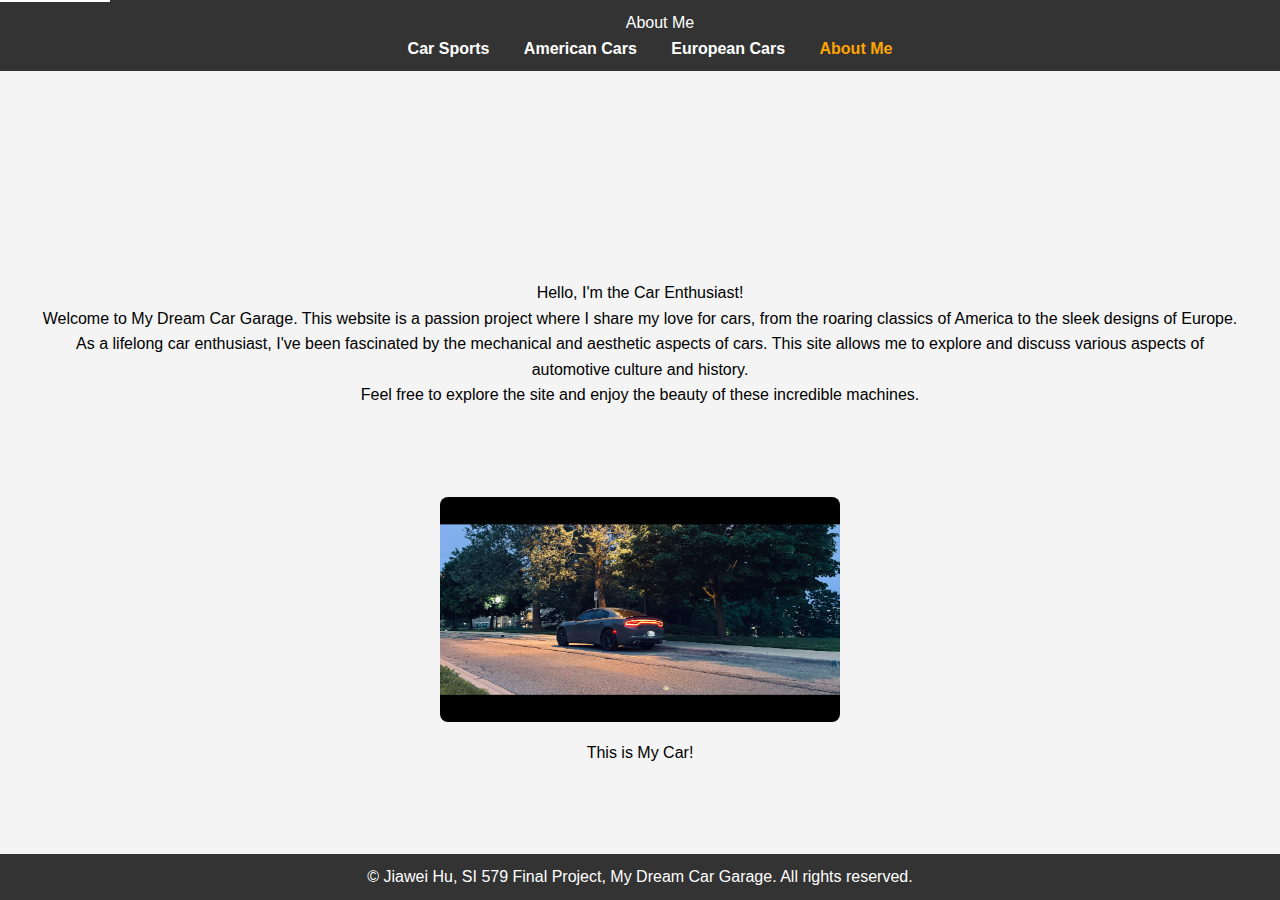
<file: about.html>
<!DOCTYPE html>
<html lang="en">
<head>
    <meta charset="UTF-8">
    <meta name="viewport" content="width=device-width, initial-scale=1.0">
    <link rel="stylesheet" href="css/html5reset.css">
    <link rel="stylesheet" href="css/style.css"> 
    <title>About Me</title>
</head>
<body>
    <header class="fixed-header">
        <h1>About Me</h1>
        <nav>
            <ul>
                <li><a href="index.html">Car Sports</a></li>
                <li><a href="american.html">American Cars</a></li>
                <li><a href="european.html">European Cars</a></li>
                <li><a href="about.html" class="active">About Me</a></li>
                <li><a href="#main-content" class="skip-link">Skip to Main</a></li>
            </ul>
        </nav>
    </header>

    <main id="main-content">
        <section class="about-section">
            <h2>Hello, I'm the Car Enthusiast!</h2>
            <p>Welcome to My Dream Car Garage. This website is a passion project where I share my love for cars, from the roaring classics of America to the sleek designs of Europe.</p>
            <p>As a lifelong car enthusiast, I've been fascinated by the mechanical and aesthetic aspects of cars. This site allows me to explore and discuss various aspects of automotive culture and history.</p>
            <p>Feel free to explore the site and enjoy the beauty of these incredible machines.</p>
        </section>
        <figure>
            <img src="images/my.jpg" alt="My Car" class="car-image">
            <figcaption>This is My Car!</figcaption>
        </figure>
    </main>

    <footer>
        <p>© Jiawei Hu, SI 579 Final Project, My Dream Car Garage. All rights reserved.</p>
    </footer>
</body>
</html>
</file>
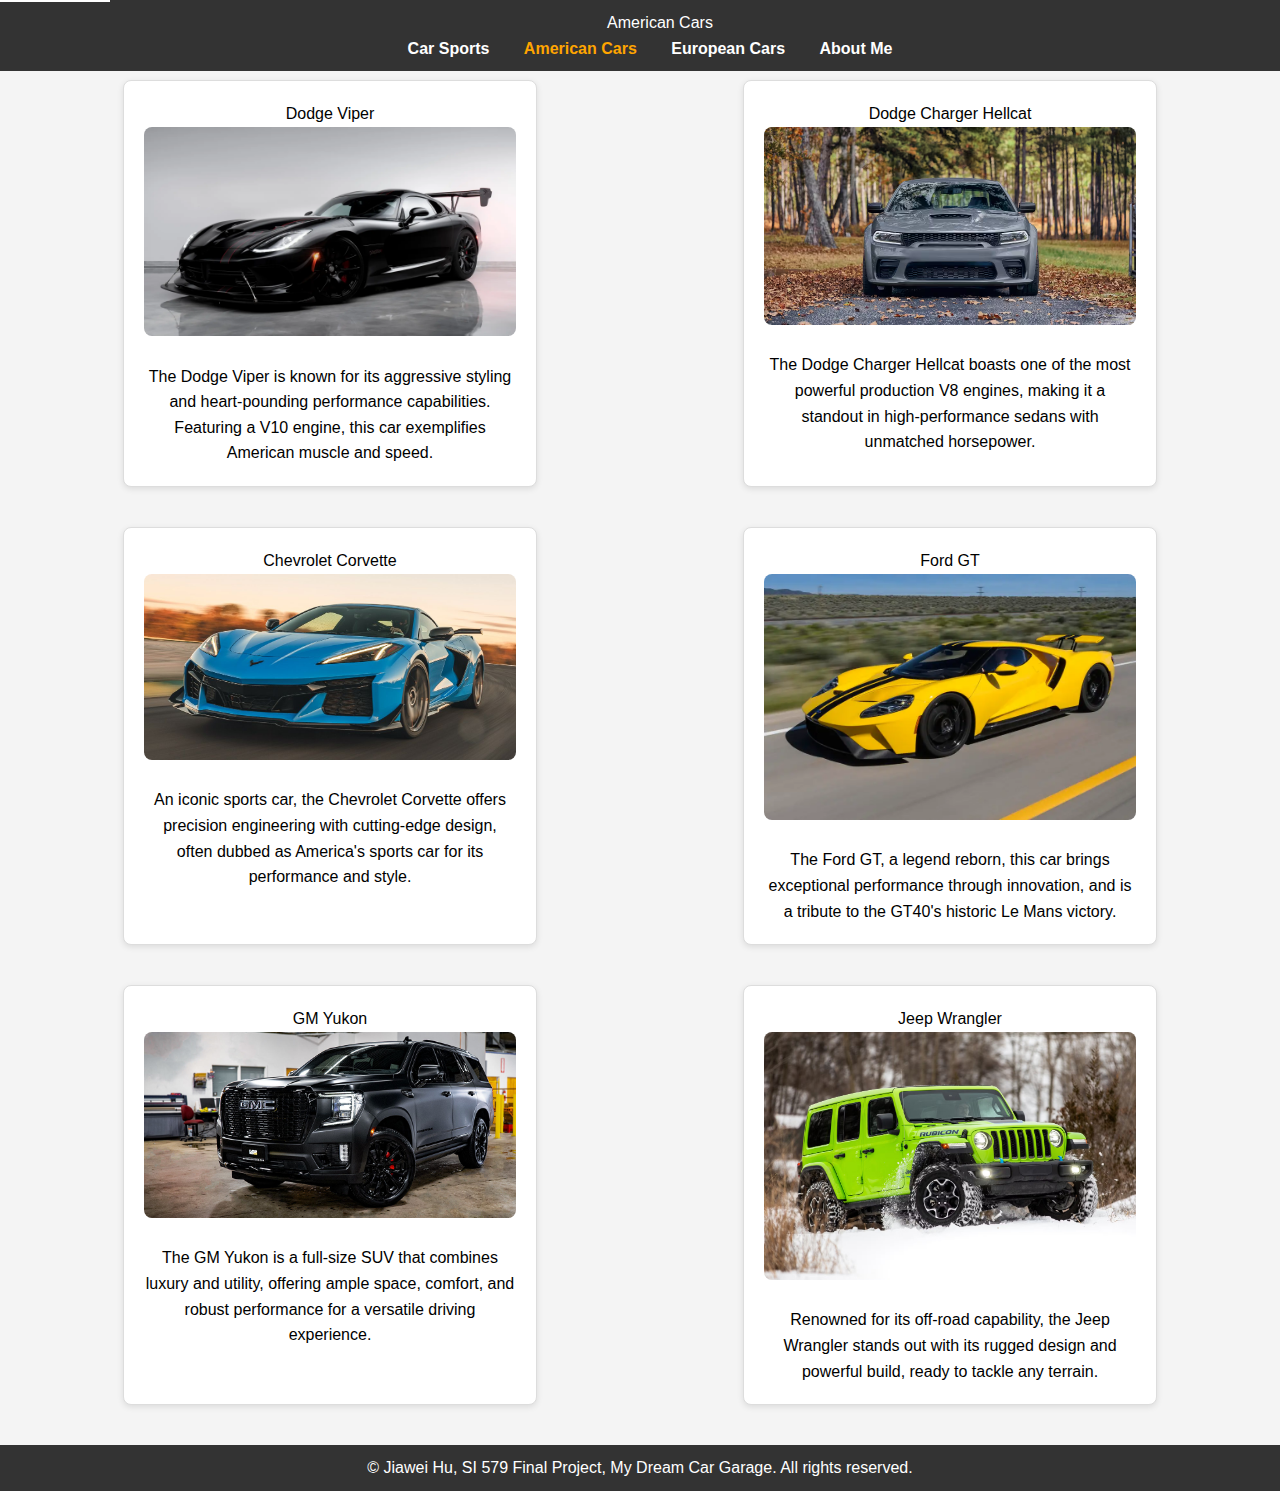
<file: american.html>
<!DOCTYPE html>
<html lang="en">
<head>
    <meta charset="UTF-8">
    <meta name="viewport" content="width=device-width, initial-scale=1.0">
    <link rel="stylesheet" href="css/html5reset.css">
    <link rel="stylesheet" href="css/style.css">
    <title>American Cars</title>
</head>
<body>
    <header class="fixed-header">
        <h1>American Cars</h1>
        <nav>
            <ul>
                <li><a href="index.html">Car Sports</a></li>
                <li><a href="american.html" class="active">American Cars</a></li>
                <li><a href="european.html">European Cars</a></li>
                <li><a href="about.html">About Me</a></li>
                <li><a href="#main-content" class="skip-link">Skip to Main</a></li>
            </ul>
        </nav>
    </header>

    <main id="main-content">
        <section class="car">
            <h2>Dodge Viper</h2>
            <img src="images/Dodge-Viper.jpg" alt="Dodge Viper" class="car-image">
            <p>The Dodge Viper is known for its aggressive styling and heart-pounding performance capabilities. Featuring a V10 engine, this car exemplifies American muscle and speed.</p>
        </section>
        <section class="car">
            <h2>Dodge Charger Hellcat</h2>
            <img src="images/Dodge_Charger.jpg" alt="Dodge Charger Hellcat" class="car-image">
            <p>The Dodge Charger Hellcat boasts one of the most powerful production V8 engines, making it a standout in high-performance sedans with unmatched horsepower.</p>
        </section>
        <section class="car">
            <h2>Chevrolet Corvette</h2>
            <img src="images/c8.jpg" alt="Chevrolet Corvette" class="car-image">
            <p>An iconic sports car, the Chevrolet Corvette offers precision engineering with cutting-edge design, often dubbed as America's sports car for its performance and style.</p>
        </section>
        <section class="car">
            <h2>Ford GT</h2>
            <img src="images/ford-gt.jpg" alt="Ford GT" class="car-image">
            <p>The Ford GT, a legend reborn, this car brings exceptional performance through innovation, and is a tribute to the GT40's historic Le Mans victory.</p>
        </section>
        <section class="car">
            <h2>GM Yukon</h2>
            <img src="images/GM-Yukon.jpg" alt="GM Yukon" class="car-image">
            <p>The GM Yukon is a full-size SUV that combines luxury and utility, offering ample space, comfort, and robust performance for a versatile driving experience.</p>
        </section>
        <section class="car">
            <h2>Jeep Wrangler</h2>
            <img src="images/Jeep-Wrangler.jpg" alt="Jeep Wrangler" class="car-image">
            <p>Renowned for its off-road capability, the Jeep Wrangler stands out with its rugged design and powerful build, ready to tackle any terrain.</p>
        </section>
    </main>

    <footer>
        <p>© Jiawei Hu, SI 579 Final Project, My Dream Car Garage. All rights reserved.</p>
    </footer>
</body>
</html>
</file>
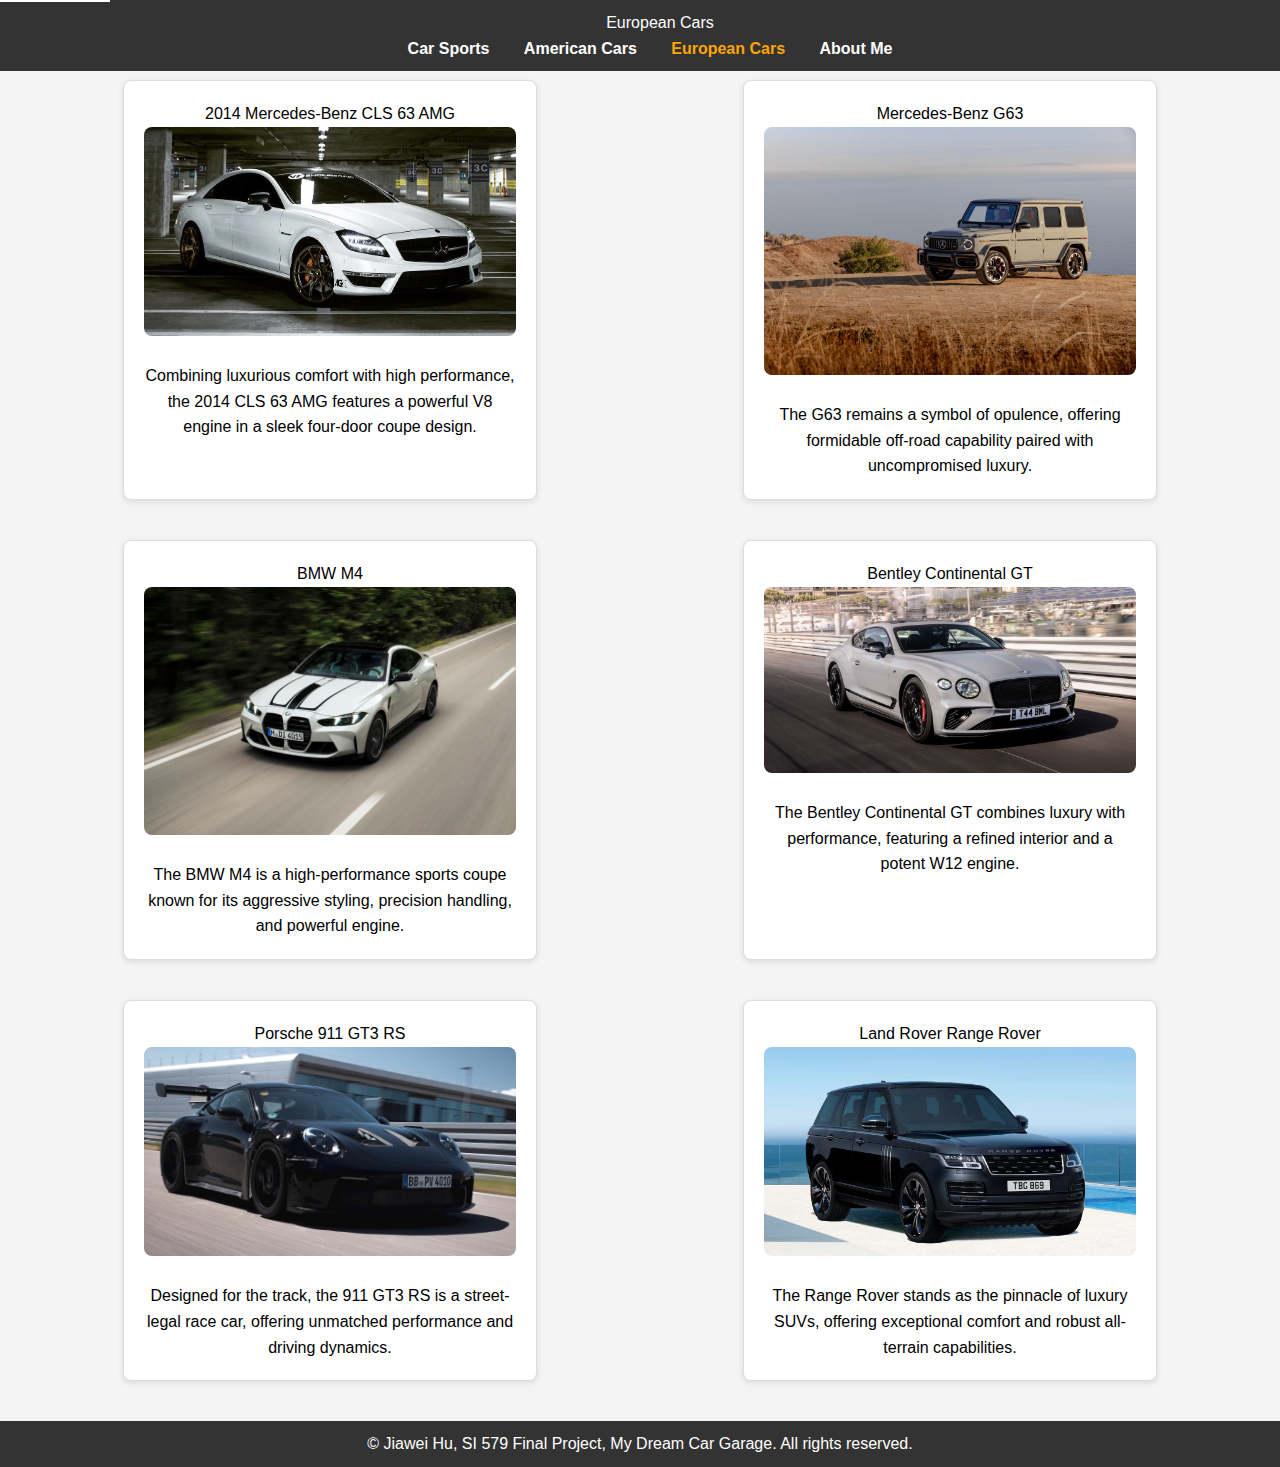
<file: european.html>
<!DOCTYPE html>
<html lang="en">
<head>
    <meta charset="UTF-8">
    <meta name="viewport" content="width=device-width, initial-scale=1.0">
    <link rel="stylesheet" href="css/html5reset.css">
    <link rel="stylesheet" href="css/style.css">
    <title>European Cars</title>
</head>
<body>
    <header class="fixed-header">
        <h1>European Cars</h1>
        <nav>
            <ul>
                <li><a href="index.html">Car Sports</a></li>
                <li><a href="american.html">American Cars</a></li>
                <li><a href="european.html" class="active">European Cars</a></li>
                <li><a href="about.html">About Me</a></li>
                <li><a href="#main-content" class="skip-link">Skip to Main</a></li>
            </ul>
        </nav>
    </header>

    <main id="main-content">
        <section class="car">
            <h2>2014 Mercedes-Benz CLS 63 AMG</h2>
            <img src="images/CLS_63.jpg" alt="2014 Mercedes-Benz CLS 63 AMG" class="car-image">
            <p>Combining luxurious comfort with high performance, the 2014 CLS 63 AMG features a powerful V8 engine in a sleek four-door coupe design.</p>
        </section>
        <section class="car">
            <h2>Mercedes-Benz G63</h2>
            <img src="images/mercedes-g63.jpg" alt="Mercedes-Benz G63" class="car-image">
            <p>The G63 remains a symbol of opulence, offering formidable off-road capability paired with uncompromised luxury.</p>
        </section>
        <section class="car">
            <h2>BMW M4</h2>
            <img src="images/bmw-m4.jpg" alt="BMW M4" class="car-image">
            <p>The BMW M4 is a high-performance sports coupe known for its aggressive styling, precision handling, and powerful engine.</p>
        </section>
        <section class="car">
            <h2>Bentley Continental GT</h2>
            <img src="images/bentley-continental-gt.jpg" alt="Bentley Continental GT" class="car-image">
            <p>The Bentley Continental GT combines luxury with performance, featuring a refined interior and a potent W12 engine.</p>
        </section>
        <section class="car">
            <h2>Porsche 911 GT3 RS</h2>
            <img src="images/911-gt3-rs.jpg" alt="Porsche 911 GT3 RS" class="car-image">
            <p>Designed for the track, the 911 GT3 RS is a street-legal race car, offering unmatched performance and driving dynamics.</p>
        </section>
        <section class="car">
            <h2>Land Rover Range Rover</h2>
            <img src="images/land-rover-range-rover.jpg" alt="Land Rover Range Rover" class="car-image">
            <p>The Range Rover stands as the pinnacle of luxury SUVs, offering exceptional comfort and robust all-terrain capabilities.</p>
        </section>
    </main>

    <footer>
        <p>© Jiawei Hu, SI 579 Final Project, My Dream Car Garage. All rights reserved.</p>
    </footer>
</body>
</html>
</file>
<file: css/style.css>
body {
    font-family: Arial, sans-serif;
    line-height: 1.6;
    margin: 0;
    padding: 0;
    display: flex;
    flex-direction: column;
    min-height: 100vh;
    background: #f4f4f4;
}

header, footer {
    background: #333;
    color: white;
    padding: 10px 20px;
    text-align: center;
}

nav ul {
    list-style: none;
    padding: 0;
}

nav ul li {
    display: inline;
    margin-right: 10px;
}

nav ul li a {
    color: white;
    text-decoration: none;
    font-weight: bold;
}

nav ul li a.active {
    color: #ffa500;
}

main {
    padding: 20px;
    display: flex;
    flex-wrap: wrap;
    justify-content: space-around;
    text-align: center;
}

.car, .race-event {
    background: white;
    border: 1px solid #ddd;
    margin: 20px;
    padding: 20px;
    border-radius: 8px;
    box-shadow: 0 2px 6px rgba(0,0,0,0.1);
    transition: transform 0.3s ease-in-out, box-shadow 0.3s ease-in-out;
    width: 30%;
}

.car img, .race-event img {
    width: 100%;
    border-radius: 8px;
    margin-bottom: 20px;
}

.car:hover, .race-event:hover {
    transform: scale(1.05);
    box-shadow: 0 5px 15px rgba(0,0,0,0.2);
}

footer {
    padding: 10px 0;
}
.slider {
    position: relative;
    width: 100%;
    max-width: 800px;
    overflow: hidden;
    margin: 20px auto;
}

.slides img {
    width: 100%;
    display: block;
}

.prev, .next {
    cursor: pointer;
    position: absolute;
    top: 50%;
    transform: translateY(-50%);
    width: auto;
    padding: 16px;
    color: white;
    font-weight: bold;
    font-size: 18px;
    transition: 0.6s ease;
    border-radius: 0 3px 3px 0;
    user-select: none;
    background-color: rgba(0,0,0,0.5); /* Add background color for better visibility */
}

.prev {
    left: 0;
    border-radius: 3px 0 0 3px;
}

.next {
    right: 0;
    border-radius: 3px 0 0 3px;
}

.prev:hover, .next:hover {
    background-color: rgba(0,0,0,0.8);
}

/* 指示器样式 */
.dots {
    position: absolute;
    bottom: 8px;
    width: 100%;
    text-align: center;
}

.dot {
    cursor: pointer;
    height: 15px;
    width: 15px;
    margin: 0 5px;
    background-color: #bbb;
    border-radius: 50%;
    display: inline-block;
    transition: background-color 0.6s ease;
}

.dot.active, .dot:hover {
    background-color: #717171;
}

.about-section {
    padding: 20px;
    text-align: center; /* Center the text for better readability */
}

figure {
    margin: 20px auto; /* Center the figure element */
    width: fit-content; /* Fit the content width */
    text-align: center; /* Center the figure caption */
}

figure img {
    width: 100%;
    max-width: 400px; /* Limit the image width */
    border-radius: 8px; /* Optional: rounded corners for the image */
}

figcaption {
    margin-top: 10px; /* Space between image and caption */
}

html, body {
    height: 100%;
    margin: 0;
}

body {
    display: flex;
    flex-direction: column;
}

main {
    flex: 1;
}

footer {
}

.skip-link {
    position: absolute;
    top: -40px;
    left: 0;
    background: #fff;
    color: #000;
    padding: 8px;
    z-index: 100;
    transition: top 0.3s;
}

.skip-link:focus {
    top: 10px;
}


body {
    font-family: Arial, sans-serif;
    line-height: 1.6;
    margin: 0;
    padding: 0;
    display: flex;
    flex-direction: column;
    min-height: 100vh;
    background: #f4f4f4;
}

.fixed-header, .fixed-footer {
    background: #333;
    color: white;
    text-align: center;
    padding: 10px 20px;
    position: fixed;
    width: 100%;
    z-index: 10;
}

.fixed-header {
    top: 0;
}

.fixed-footer {
    bottom: 0;
}

nav ul {
    list-style: none;
    padding: 0;
}

nav ul li {
    display: inline;
    margin-right: 10px;
}

nav ul li a {
    color: white;
    text-decoration: none;
    font-weight: bold;
}

nav ul li a.active {
    color: #ffa500;
}

main {
    padding: 60px 20px 20px; /* Top padding to offset the fixed header */
    flex: 1;
}

.car, .race-event {
    background: white;
    border: 1px solid #ddd;
    margin: 20px;
    padding: 20px;
    border-radius: 8px;
    box-shadow: 0 2px 6px rgba(0,0,0,0.1);
    width: 30%;
}

.car img, .race-event img {
    width: 100%;
    border-radius: 8px;
    margin-bottom: 20px;
}

.car:hover, .race-event:hover {
    box-shadow: 0 5px 15px rgba(0,0,0,0.2);
}

footer {
    padding: 10px 0;
}



/* Media queries */
@media screen and (max-width: 768px) {
    .fixed-header, .fixed-footer {
        padding: 5px 10px;
    }

    nav ul li {
        display: block;
        margin: 5px 0;
    }

    main {
        padding-top: 160px;
    }

    .car, .race-event {
        width: 90%;
        margin: 10px auto;
    }

    .slider {
        max-width: 100%;
    }

    /* Adjusting text size for smaller devices */
    h1, h2, p {
        font-size: smaller;
    }
}

.about-section {
    margin-top: 200px;
}

@media screen and (min-width: 768px) {
    .car, .race-event {
        width: 45%;
    }

    nav ul li a {
        padding: 5px;
    }
}

@media screen and (min-width: 1024px) {
    .car, .race-event {
        width: 30%;
    }

    nav ul li a {
        padding: 10px;
    }
}
</file>
